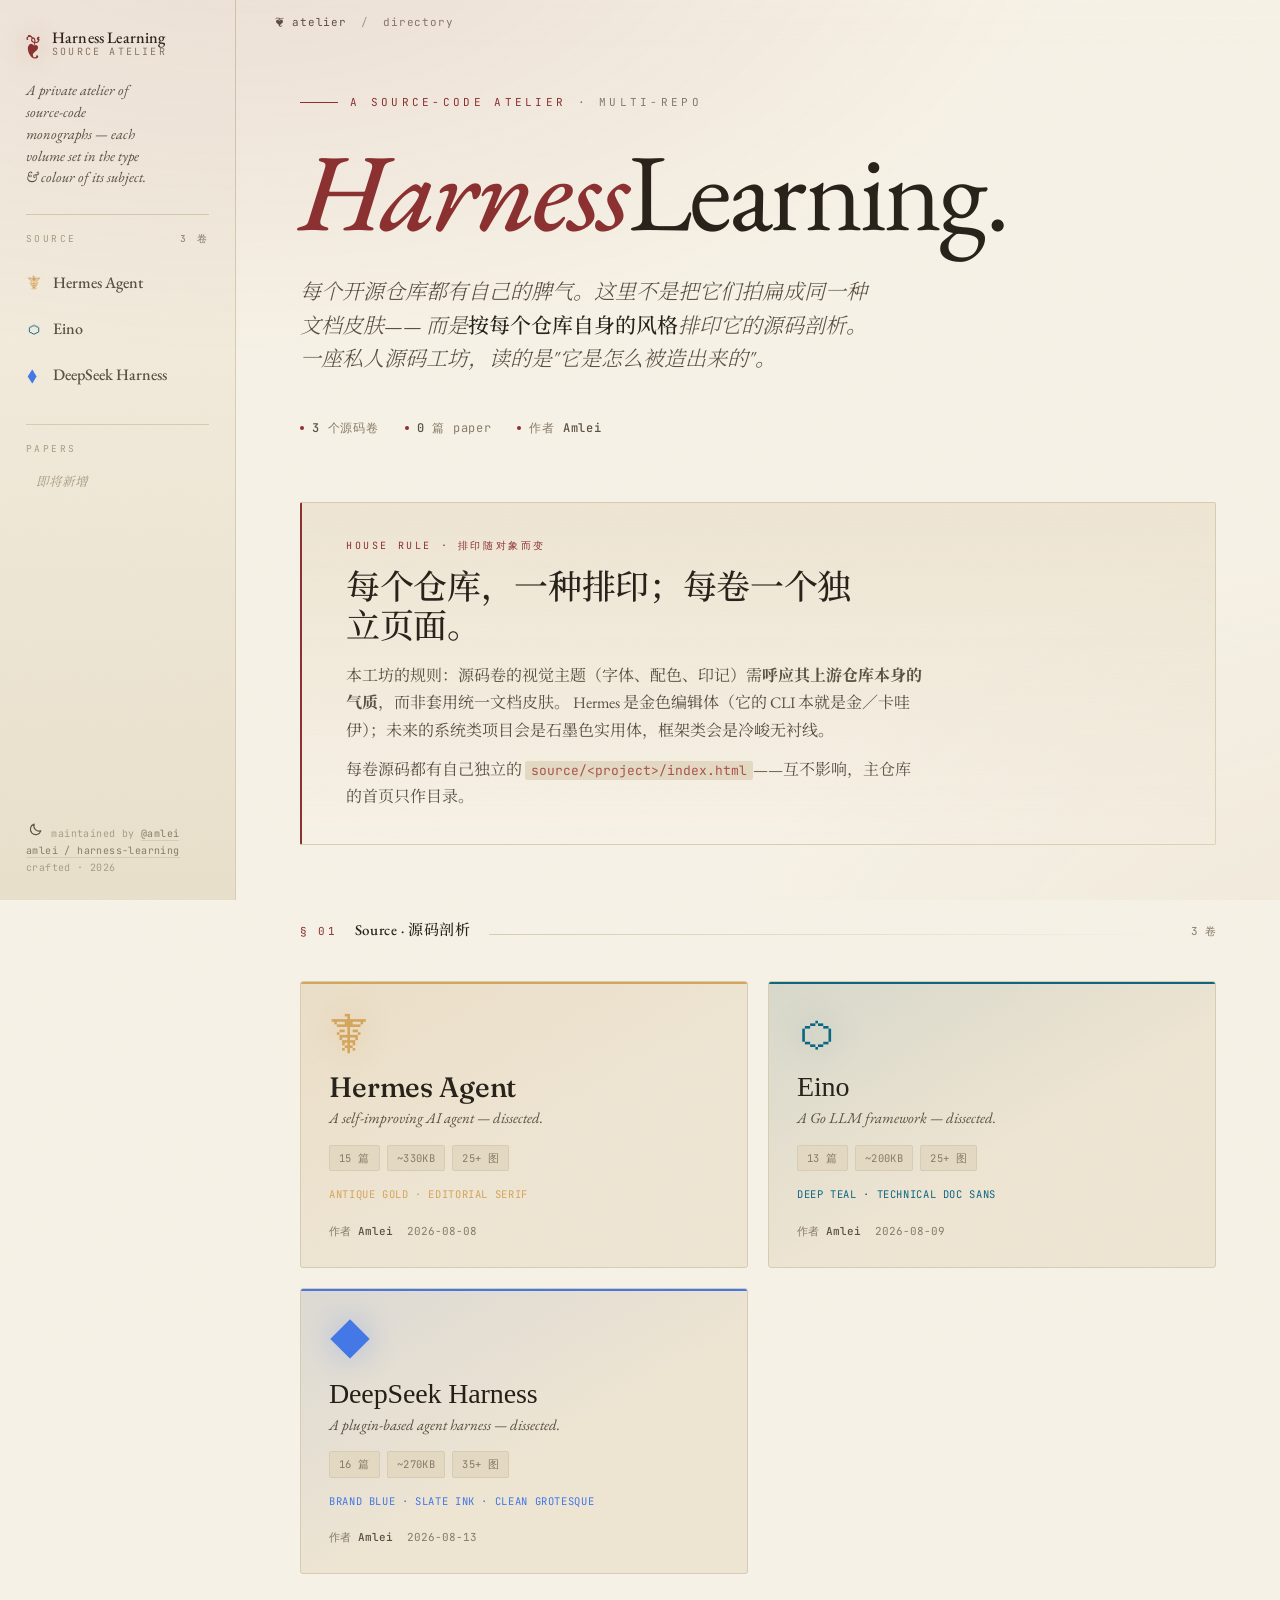
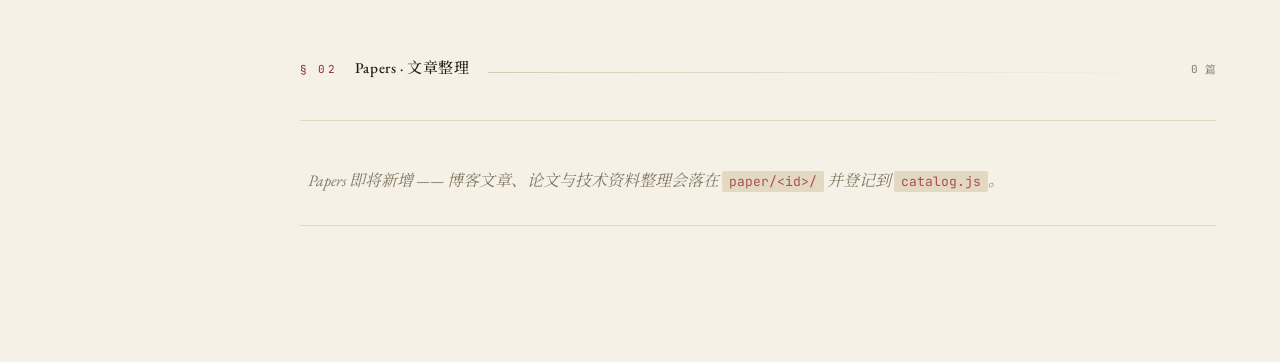
<file: index.html>
<!doctype html>
<html lang="zh-CN" data-theme="atelier">
<head>
<meta charset="utf-8" />
<meta name="viewport" content="width=device-width,initial-scale=1" />
<script>(function(){try{var s=localStorage.getItem('hl-scheme');if(!s)s=matchMedia('(prefers-color-scheme: dark)').matches?'dark':'light';if(s==='dark')document.documentElement.dataset.scheme='dark';}catch(e){}})();</script>

<title>Harness Learning — a source-code atelier</title>
<meta name="description" content="个人源码学习工坊：按开源仓库自身风格排印的源码实现剖析与文章整理。" />
<link rel="icon" href="data:image/svg+xml,%3Csvg xmlns='http://www.w3.org/2000/svg' viewBox='0 0 32 32'%3E%3Crect width='32' height='32' fill='%23f6f1e6'/%3E%3Ctext x='16' y='24' font-size='22' text-anchor='middle' fill='%238a2e2e'%3E%E2%9D%A6%3C/text%3E%3C/svg%3E" />

<!-- shared design system -->
<link rel="stylesheet" href="./reader/reader.css" />
<!-- directory data -->
<script src="./catalog.js"></script>

<link rel="preconnect" href="https://fonts.googleapis.com" />
<link rel="preconnect" href="https://fonts.gstatic.com" crossorigin />
<link href="https://fonts.googleapis.com/css2?family=EB+Garamond:ital,wght@0,400;0,500;0,600;1,400&family=Fraunces:ital,opsz,wght@0,9..144,300;0,9..144,500;0,9..144,700;0,9..144,900;1,9..144,400&family=Newsreader:ital,opsz,wght@0,6..72,400;0,6..72,500;1,6..72,400&family=Spectral:ital,wght@0,400;0,500;1,400&family=Bricolage+Grotesque:opsz,wght@12..96,500;12..96,700&family=IBM+Plex+Sans:wght@400;500&family=JetBrains+Mono:wght@400;500&family=Noto+Serif+SC:wght@400;600&display=swap" rel="stylesheet" />
</head>
<body>
<div class="scrim" id="scrim"></div>

<aside class="spine" id="spine">
  <a class="brand" href="./">
    <span class="cad">❦</span>
    <span class="bt"><b>Harness Learning</b><span>source atelier</span></span>
  </a>
  <p class="tagline">A private atelier of source-code monographs — each volume set in the type &amp; colour of its subject.</p>

  <div class="div"></div>
  <p class="label"><span>Source</span><em id="srcCount"></em></p>
  <ul class="slist" id="srcList"></ul>

  <div class="div"></div>
  <p class="label"><span>Papers</span><em id="paperCount"></em></p>
  <ul class="slist" id="paperList"></ul>

  <div class="foot">
    maintained by <a href="https://github.com/amlei" target="_blank" rel="noopener">@amlei</a><br>
    <a href="https://github.com/amlei/harness-learning" target="_blank" rel="noopener">amlei / harness-learning</a><br>
    <span style="color:var(--mute-2)">crafted · 2026</span>
  </div>
</aside>

<div class="main">
  <div class="topbar show" id="topbar">
    <button class="menu-btn" id="menuBtn">☰ index</button>
    <a href="./"><span>❦</span> atelier</a>
    <span class="sep">/</span>
    <span>directory</span>
  </div>
  <div id="view"></div>
</div>

<script>
const T = CATALOG.THEMES;
const srcList = document.getElementById('srcList');
const paperList = document.getElementById('paperList');

function buildSpine(){
  srcList.innerHTML = CATALOG.source.length
    ? CATALOG.source.map(p=>{const th=T[p.theme]||T.atelier;return `<li><a href="./source/${p.id}/"><span class="m" style="color:${th.accent}">${th.mark}</span>${p.title}<span class="dot"></span></a></li>`}).join('')
    : '<li class="empty">尚无 — 见 catalog.js</li>';
  document.getElementById('srcCount').textContent = CATALOG.source.length? CATALOG.source.length+' 卷':'';
  paperList.innerHTML = CATALOG.paper.length
    ? CATALOG.paper.map(p=>{const th=T[p.theme]||T.periodical;return `<li><a href="./paper/${p.id}/"><span class="m" style="color:${th.accent}">${th.mark}</span>${p.title}<span class="dot"></span></a></li>`}).join('')
    : '<li class="empty">即将新增</li>';
  document.getElementById('paperCount').textContent = CATALOG.paper.length? CATALOG.paper.length+' 篇':'';
}

function render(){
  const totalParts = 14 * CATALOG.source.length; // each source is its own reader; count is illustrative
  const pcards = CATALOG.source.length ? CATALOG.source.map((p,i)=>{
    const th=T[p.theme]||T.atelier;
    return `<a class="pcard stagger" style="animation-delay:${.1+i*.06}s;--pc-accent:${th.accent};--pc-display:'${th.display}'" href="./source/${p.id}/">
      <div class="m">${th.mark}</div>
      <div class="t">${p.title}</div>
      <p class="tag">${p.tagline}</p>
      <div class="charsw">${(p.statsLabel||'').split(' · ').map(k=>`<span>${k}</span>`).join('')}</div>
      <div class="char">${th.character}</div>
      <div class="footr"><span>作者 <b>${p.author}</b></span><span>${p.updated}</span><span class="go">open →</span></div>
    </a>`;
  }).join('') : '<p class="empty-note">尚无源码卷。在 <code>catalog.js</code> 添加项目，并建 <code>source/&lt;id&gt;/index.html</code>。</p>';

  const plist = CATALOG.paper.length ? CATALOG.paper.map((p,i)=>{
    const th=T[p.theme]||T.periodical;
    return `<a class="pitem stagger" style="animation-delay:${.1+i*.05}s" href="./paper/${p.id}/">
      <div class="pn">${th.mark}</div>
      <div><h4>${p.title}</h4><p>${p.blurb||''}</p></div>
      <div class="pm"><b>${p.updated}</b>${p.author||''}</div>
    </a>`;
  }).join('') : '<p class="empty-note">Papers 即将新增 —— 博客文章、论文与技术资料整理会落在 <code>paper/&lt;id&gt;/</code> 并登记到 <code>catalog.js</code>。</p>';

  document.getElementById('view').innerHTML = `
  <section class="wrap">
    <div class="hero">
      <div class="eyebrow">a source-code atelier <em>· multi-repo</em></div>
      <h1><i>Harness</i><b>Learning.</b></h1>
      <p class="lede">每个开源仓库都有自己的脾气。这里不是把它们拍扁成同一种文档皮肤——
      而是<strong>按每个仓库自身的风格</strong>排印它的源码剖析。一座私人源码工坊，读的是"它是怎么被造出来的"。</p>
      <div class="meta">
        <span class="pip"><b>${CATALOG.source.length}</b> 个源码卷</span>
        <span class="pip"><b>${CATALOG.paper.length}</b> 篇 paper</span>
        <span class="pip">作者 <b>Amlei</b></span>
      </div>
    </div>

    <div class="principle">
      <p class="pl">house rule · 排印随对象而变</p>
      <h3>每个仓库，一种排印；每卷一个独立页面。</h3>
      <p>本工坊的规则：源码卷的视觉主题（字体、配色、印记）需<strong>呼应其上游仓库本身的气质</strong>，而非套用统一文档皮肤。
      Hermes 是金色编辑体（它的 CLI 本就是金／卡哇伊）；未来的系统类项目会是石墨色实用体，框架类会是冷峻无衬线。</p>
      <p>每卷源码都有自己独立的 <code>source/&lt;project&gt;/index.html</code>——互不影响，主仓库的首页只作目录。</p>
    </div>

    <div class="section">
      <div class="shead"><span class="n">§ 01</span><h2>Source · 源码剖析</h2><span class="rule"></span><span class="count">${CATALOG.source.length} 卷</span></div>
      <div class="pcgrid">${pcards}</div>
    </div>

    <div class="section">
      <div class="shead"><span class="n">§ 02</span><h2>Papers · 文章整理</h2><span class="rule"></span><span class="count">${CATALOG.paper.length} 篇</span></div>
      <div class="plist">${plist}</div>
    </div>
  </section>`;
}

/* mobile spine */
const spine=document.getElementById('spine'),scrim=document.getElementById('scrim');
document.getElementById('menuBtn').addEventListener('click',()=>spine.classList.add('open'));
scrim.addEventListener('click',()=>{spine.classList.remove('open');scrim.classList.remove('show');});
new MutationObserver(()=>scrim.classList.toggle('show',spine.classList.contains('open'))).observe(spine,{attributes:true,attributeFilter:['class']});

/* dark/light scheme toggle (same markup/logic as reader.js) */
const SUN='<svg viewBox="0 0 24 24" fill="none" stroke="currentColor" stroke-width="1.8" stroke-linecap="round" stroke-linejoin="round" aria-hidden="true"><circle cx="12" cy="12" r="4.2"/><path d="M12 2.5v2.4M12 19.1v2.4M4.3 4.3l1.7 1.7M18 18l1.7 1.7M2.5 12h2.4M19.1 12h2.4M4.3 19.7 6 18M18 6l1.7-1.7"/></svg>';
const MOON='<svg viewBox="0 0 24 24" fill="none" stroke="currentColor" stroke-width="1.8" stroke-linecap="round" stroke-linejoin="round" aria-hidden="true"><path d="M20.6 14.2A8.6 8.6 0 0 1 9.8 3.4a8.6 8.6 0 1 0 10.8 10.8Z"/></svg>';
function schemeApply(s){
  if(s==='dark') document.documentElement.dataset.scheme='dark';
  else delete document.documentElement.dataset.scheme;
  try{ localStorage.setItem('hl-scheme', s); }catch(e){}
  document.querySelectorAll('.scheme-btn').forEach(b=>{ b.innerHTML = s==='dark'?SUN:MOON; b.title = s==='dark'?'切换到亮色':'切换到暗色'; b.setAttribute('aria-label',b.title); });
}
function schemeBtn(){
  const b=document.createElement('button'); b.className='scheme-btn'; b.type='button';
  b.addEventListener('click',()=>schemeApply(document.documentElement.dataset.scheme==='dark'?'light':'dark'));
  return b;
}
const rootSpineFoot=document.querySelector('.spine .foot');
if(rootSpineFoot) rootSpineFoot.prepend(schemeBtn());
schemeApply(document.documentElement.dataset.scheme==='dark'?'dark':'light');

buildSpine();
render();
</script>
</body>
</html>
</file>
<file: reader/reader.css>
/* ============================================================================
   Harness Learning — shared design system (reader.css)
   Themes are pure CSS via :root[data-theme="..."]. Each page sets its own
   <html data-theme="…">. No JS theming, no FOUC. Single source for colour/type.
   ============================================================================ */
:root{
  /* canvas — dark default (fallback; every page sets its own data-theme) */
  --ink:#15110c; --ink-2:#1c1812; --ink-3:#241f17; --ink-4:#2e271c;
  --ink-deep:#100c07;            /* gradient / vignette endpoint for dark themes */
  --rule:#362c1d; --rule-soft:#2a2216;
  --bone:#f1e9d8; --bone-dim:#c6b89e; --mute:#897c66; --mute-2:#5f5544;
  --code-fg:#e7c386;             /* inline-code text on a dark surface */
  --accent:#b08a5a; --accent-soft:#cda87e; --accent-deep:#7e6234; --accent-2:#7d9a8e;
  --f-display:'Fraunces','Noto Serif SC',Georgia,serif;
  --f-body:'Newsreader','Noto Serif SC',Georgia,serif;
  --f-mono:'JetBrains Mono',ui-monospace,SFMono-Regular,Menlo,monospace;
  --spine-w:236px; --measure:70ch;
}
/* ── themes ────────────────────────────────────────────────────────────── */
/* atelier — the house / root directory: LIGHT blog theme (parchment + oxblood) */
:root[data-theme="atelier"]{
  --ink:#f6f1e6; --ink-2:#ede4d2; --ink-3:#e3d9c2; --ink-deep:#e8dfca;
  --rule:#d7cbb1; --rule-soft:#e2d8c0;
  --bone:#241f17; --bone-dim:#574e3f; --mute:#857a66; --mute-2:#a99b82;
  --code-fg:#7a2727;             /* dark oxblood inline-code on light pill */
  --accent:#8a2e2e; --accent-soft:#a85050; --accent-deep:#5e1f1f; --accent-2:#2e4a6a;
  --f-display:'EB Garamond','Noto Serif SC',Georgia,serif;
  --f-body:'EB Garamond','Noto Serif SC',Georgia,serif;
  --f-mono:'JetBrains Mono',ui-monospace,SFMono-Regular,Menlo,monospace;
}
:root[data-theme="hermes"]{
  /* light monochrome, faithful to hermes-agent.nousresearch.com (white / #171717 / system sans) */
  --ink:#fcfcfa; --ink-2:#f3f3f0; --ink-3:#e9e9e6; --ink-deep:#ececea;
  --rule:#e2e2df; --rule-soft:#ebebe8;
  --bone:#171717; --bone-dim:#3f3f46; --mute:#6b6b73; --mute-2:#9b9ba2;
  --code-fg:#2a2a2a;
  --accent:#171717; --accent-soft:#3f3f46; --accent-deep:#0a0a0a; --accent-2:#52525b;
  --f-display:system-ui,-apple-system,BlinkMacSystemFont,'Segoe UI',Roboto,'Noto Sans SC',sans-serif;
  --f-body:system-ui,-apple-system,BlinkMacSystemFont,'Segoe UI',Roboto,'Noto Sans SC',sans-serif;
  --f-mono:'JetBrains Mono',ui-monospace,SFMono-Regular,Menlo,monospace;
}
:root[data-theme="periodical"]{
  --accent:#8290b8; --accent-soft:#aeb8d4; --accent-deep:#5a6692; --accent-2:#b08a5a; --code-fg:#aeb8d4;
  --f-display:'Spectral','Noto Serif SC',Georgia,serif;
  --f-body:'Spectral','Noto Serif SC',Georgia,serif;
  --f-mono:'JetBrains Mono',ui-monospace,SFMono-Regular,Menlo,monospace;
}
:root[data-theme="technical"]{
  --accent:#c7b08a; --accent-soft:#dcc6a4; --accent-deep:#8a7456; --accent-2:#7d9a8e; --code-fg:#dcc6a4;
  --f-display:'Bricolage Grotesque','Noto Sans SC',system-ui,sans-serif;
  --f-body:'IBM Plex Sans','Noto Sans SC',system-ui,sans-serif;
  --f-mono:'JetBrains Mono',ui-monospace,SFMono-Regular,Menlo,monospace;
}
:root[data-theme="eino"]{
  /* light, faithful to cloudwego.io: white canvas + deep teal (#086480) brand + Open Sans.
     Colours measured as computed styles on the live site (CSS = ground truth): hero banner
     td-box--secondary #086480, dark section/footer #024053, light cyan block #bae0eb,
     link azure #3996ec, body #222 on #fff, font "Open Sans". */
  --ink:#ffffff; --ink-2:#f5f8f9; --ink-3:#e9eff1; --ink-deep:#eef3f5;
  --rule:#dbe4e8; --rule-soft:#e7eef1;
  --bone:#222222; --bone-dim:#44545d; --mute:#687882; --mute-2:#94a3ac;
  --code-fg:#0a5468;             /* deep teal inline-code on a light pill */
  --accent:#086480; --accent-soft:#0a7c95; --accent-deep:#024053; --accent-2:#3996ec;
  --f-display:'Open Sans','Noto Sans SC',system-ui,-apple-system,sans-serif;
  --f-body:'Open Sans','Noto Sans SC',system-ui,-apple-system,sans-serif;
  --f-mono:'JetBrains Mono',ui-monospace,SFMono-Regular,Menlo,monospace;
}

:root[data-theme="dsh"]{
  /* light, faithful to deepseek.com: warm off-white canvas + slate ink + brand blue (#4176E6,
     rgb 65,118,230) accent + soft blue-grey wash, DM Sans / Host Grotesk geometric grotesques.
     Colours measured as computed styles on the live marketing site (CSS = ground truth):
     body #f9f8f8, surface #ffffff, ink #1e232c, accent #4176e6 (links), gradient rgb(156,193,231)
     blue → transparent, muted #8691a1, fonts "DM Sans"/"Host Grotesk". */
  --ink:#f9f8f8; --ink-2:#ffffff; --ink-3:#eef1f6; --ink-deep:#e7ecf3;
  --rule:#dfe4ee; --rule-soft:#eaeef5;
  --bone:#1e232c; --bone-dim:#3d4654; --mute:#6b7585; --mute-2:#8691a1;
  --code-fg:#1f4ed8;             /* brand-blue inline-code on a light pill */
  --accent:#4176e6; --accent-soft:#6993ee; --accent-deep:#2c5bc8; --accent-2:#9cc1e7;
  --f-display:'Host Grotesk','DM Sans','Noto Sans SC',system-ui,-apple-system,sans-serif;
  --f-body:'DM Sans','Host Grotesk','Noto Sans SC',system-ui,-apple-system,sans-serif;
  --f-mono:'JetBrains Mono',ui-monospace,SFMono-Regular,Menlo,monospace;
}
:root[data-theme="dsh"]{
  /* code island: light theme keeps a quiet light-grey block with dark text — matches the
     site's restrained, document-station feel; syntax tokens stay readable on it. */
  --code-bg:#f3f5f9; --code-text:#1e232c;
  --syn-keyword:#7c3aed; --syn-string:#15803d; --syn-number:#b45309; --syn-comment:#8691a1; --syn-fn:#1d4ed8;
}

/* ── dark mode: one scheme overlaid on ANY theme ──────────────────────────
   data-scheme="dark" on <html> flips the canvas/text/code variables while the
   theme keeps its brand accent + fonts. Specificity: :root[data-scheme] ties with
   :root[data-theme], so this block must come AFTER every theme block. */
:root[data-scheme="dark"]{
  --ink:#14161b; --ink-2:#1a1d24; --ink-3:#22262f; --ink-deep:#10131a;
  --rule:#323743; --rule-soft:#282c36;
  --bone:#e6e4df; --bone-dim:#b7b3ab; --mute:#837f76; --mute-2:#5d5a53;
  --code-fg:#e8c47f;             /* warm inline-code on dark pill */
}
:root[data-scheme="dark"][data-theme="atelier"],
:root[data-scheme="dark"][data-theme="hermes"],
:root[data-scheme="dark"][data-theme="eino"],
:root[data-scheme="dark"][data-theme="dsh"]{
  --code-bg:#171a20; --code-text:#e4e2dd;
  --syn-keyword:#c792ea; --syn-string:#c3e88d; --syn-number:#f78c6c; --syn-comment:#6b7a72; --syn-fn:#82aaff;
}
/* light-code themes (atelier/hermes/eino/dsh) need hljs overrides flipped in dark;
   periodical/technical/dark-fallback already carry dark code islands. */
:root[data-scheme="dark"] .prose pre code{color:var(--code-text)}
:root[data-scheme="dark"] .prose pre{border-color:var(--rule)}

/* scheme toggle button (topbar + spine foot) */
.scheme-btn{display:inline-flex;align-items:center;gap:5px;color:var(--bone-dim);cursor:pointer;background:none;border:none;padding:2px;line-height:0;font-family:inherit}
.scheme-btn:hover{color:var(--accent)}
.scheme-btn svg{width:15px;height:15px}

body,.spine,.vol,.brand .cad,a,.shead,.topbar,.pcard,.pitem,.part-head,.hero,.outline{transition:background-color .45s ease,border-color .45s ease,color .45s ease}

/* ── code-block palettes (theme-aware; overrides CDN hljs theme) ── */
:root,:root[data-theme="periodical"],:root[data-theme="technical"]{
  --code-bg:#14110d; --code-text:#e8e0d0;
  --syn-keyword:#c792ea; --syn-string:#c3e88d; --syn-number:#f78c6c; --syn-comment:#6b7a72; --syn-fn:#82aaff;
}
:root[data-theme="atelier"],:root[data-theme="hermes"],:root[data-theme="eino"]{
  --code-bg:#f6f5f2; --code-text:#2a2a2a;
  --syn-keyword:#923a8a; --syn-string:#3a6a3a; --syn-number:#a05a1a; --syn-comment:#978a74; --syn-fn:#2e508a;
}
*{box-sizing:border-box}
html{scroll-behavior:smooth}
body{margin:0;background:var(--ink);color:var(--bone);font-family:var(--f-body);font-size:18px;line-height:1.75;-webkit-font-smoothing:antialiased;text-rendering:optimizeLegibility;font-feature-settings:"kern","liga","onum";overflow-x:hidden}
body::before{content:"";position:fixed;inset:0;z-index:9999;pointer-events:none;background:radial-gradient(120% 90% at 18% -10%,color-mix(in srgb,var(--accent) 10%,transparent),transparent 55%),radial-gradient(110% 120% at 110% 120%,color-mix(in srgb,var(--ink-deep) 55%,transparent),transparent 50%)}
body::after{content:"";position:fixed;inset:-50%;z-index:9998;pointer-events:none;opacity:.04;background-image:url("data:image/svg+xml;utf8,<svg xmlns='http://www.w3.org/2000/svg' width='220' height='220'><filter id='n'><feTurbulence type='fractalNoise' baseFrequency='0.9' numOctaves='2' stitchTiles='stitch'/><feColorMatrix values='0 0 0 0 0.95 0 0 0 0 0.9 0 0 0 0 0.8 0 0 0 1 0'/></filter><rect width='100%25' height='100%25' filter='url(%23n)'/></svg>");animation:drift 18s steps(6) infinite}
@keyframes drift{0%{transform:translate(0,0)}100%{transform:translate(-40px,-30px)}}
::selection{background:color-mix(in srgb,var(--accent) 85%,transparent);color:var(--ink)}
@keyframes rise{from{opacity:0;transform:translateY(16px)}to{opacity:1;transform:none}}
.stagger{opacity:0;animation:rise .7s cubic-bezier(.2,.8,.2,1) forwards}

/* ── spine ── */
.spine{position:fixed;inset:0 auto 0 0;width:var(--spine-w);z-index:100;display:flex;flex-direction:column;padding:30px 26px 24px;border-right:1px solid var(--rule);background:linear-gradient(180deg,var(--ink),var(--ink-deep))}
.brand{display:flex;align-items:center;gap:12px;text-decoration:none;color:var(--bone)}
.brand .cad{font-family:var(--f-display);font-size:26px;color:var(--accent);line-height:1;filter:drop-shadow(0 0 14px color-mix(in srgb,var(--accent) 40%,transparent));transition:transform .6s cubic-bezier(.2,.8,.2,1)}
.brand:hover .cad{transform:rotate(-8deg) scale(1.06)}
.brand .bt{display:flex;flex-direction:column;line-height:1.05}
.brand .bt b{font-family:var(--f-display);font-weight:500;font-size:16px;letter-spacing:.01em}
.brand .bt span{font-family:var(--f-mono);font-size:10px;letter-spacing:.22em;text-transform:uppercase;color:var(--mute)}
.spine .tagline{margin:22px 0 0;font-family:var(--f-display);font-style:italic;font-weight:300;font-size:14.5px;color:var(--bone-dim);line-height:1.5;max-width:18ch}
.spine .div{height:1px;background:var(--rule);margin:26px 0 16px}
.spine .label{font-family:var(--f-mono);font-size:9.5px;letter-spacing:.26em;text-transform:uppercase;color:var(--mute-2);margin:0 0 12px;display:flex;justify-content:space-between}
.spine .label em{font-style:normal;color:var(--mute)}
.slist{list-style:none;margin:0;padding:0}
.slist li a{display:flex;align-items:baseline;gap:10px;text-decoration:none;color:var(--bone-dim);padding:8px 10px;margin:0 -10px;border-radius:4px;font-family:var(--f-display);font-size:16px;font-weight:500;border:1px solid transparent;transition:.25s}
.slist li a .m{font-size:15px;color:var(--accent);width:16px;display:inline-block}
.slist li a:hover{color:var(--bone);background:color-mix(in srgb,var(--accent) 7%,transparent)}
.slist li a.active{color:var(--accent-soft);border-color:var(--rule);background:linear-gradient(90deg,color-mix(in srgb,var(--accent) 8%,transparent),transparent)}
.slist li a.active .m{color:var(--accent)}
.slist li a .dot{width:5px;height:5px;border-radius:50%;background:var(--accent);margin-left:auto;opacity:0;transition:.3s}
.slist li a.active .dot{opacity:1}
.slist li.empty{color:var(--mute-2);font-style:italic;font-size:12.5px;font-family:var(--f-body);padding:2px 10px}
.back-link{display:inline-flex;align-items:center;gap:7px;font-family:var(--f-mono);font-size:10.5px;letter-spacing:.18em;text-transform:uppercase;color:var(--mute);text-decoration:none;margin:4px 0 0;padding:6px 10px;margin-left:-10px;border:1px solid var(--rule);border-radius:3px;transition:.25s}
.back-link:hover{color:var(--accent);border-color:var(--accent)}
.spine .foot{margin-top:auto;font-family:var(--f-mono);font-size:10px;color:var(--mute-2);line-height:1.7;letter-spacing:.04em}
.spine .foot a{color:var(--mute);text-decoration:none;border-bottom:1px solid var(--rule)}
.spine .foot a:hover{color:var(--accent)}
#volToc{font-family:var(--f-mono);font-size:11.5px;line-height:1.9;color:var(--mute)}
#volToc a{color:var(--mute);text-decoration:none}
#volToc a:hover{color:var(--accent-soft)}

/* ── main / topbar ── */
.main{margin-left:var(--spine-w);min-height:100vh}
.topbar{position:fixed;top:0;left:var(--spine-w);right:0;height:46px;z-index:90;display:flex;align-items:center;gap:14px;padding:0 38px;background:linear-gradient(180deg,color-mix(in srgb,var(--ink) 92%,transparent),color-mix(in srgb,var(--ink) 55%,transparent) 70%,transparent);backdrop-filter:blur(6px);font-family:var(--f-mono);font-size:11px;color:var(--mute);letter-spacing:.08em;opacity:0;pointer-events:none;transition:opacity .35s}
.topbar.show{opacity:1;pointer-events:auto}
.topbar a{color:var(--bone-dim);text-decoration:none;display:inline-flex;align-items:center;gap:6px}
.topbar a:hover{color:var(--accent)}
.topbar .sep{color:var(--mute-2)}
.topbar .progress{margin-left:auto;width:120px;height:2px;background:var(--rule);position:relative;overflow:hidden}
.topbar .progress i{position:absolute;inset:0;width:0;background:linear-gradient(90deg,var(--accent-deep),var(--accent));transition:width .12s linear}
.topbar .gh-link{margin-left:14px;color:var(--bone-dim);display:inline-flex;align-items:center;line-height:0}
.topbar .gh-link:hover{color:var(--accent)}

/* ── section heading ── */
.shead{display:flex;align-items:baseline;gap:18px;margin:0 0 38px}
.shead .n{font-family:var(--f-mono);font-size:11px;color:var(--accent);letter-spacing:.2em}
.shead h2{font-family:var(--f-display);font-weight:500;font-size:15px;letter-spacing:.04em;margin:0;color:var(--bone)}
.shead .rule{flex:1;height:1px;background:linear-gradient(90deg,var(--rule),transparent)}
.shead .count{font-family:var(--f-mono);font-size:11px;color:var(--mute)}
.section+.section{margin-top:clamp(64px,9vh,110px)}

/* ── wrap ── */
.wrap{max-width:1180px;margin:0 auto;padding:clamp(70px,9vh,120px) clamp(28px,5vw,76px) 120px}

/* ── hero ── */
.hero{position:relative;margin-bottom:clamp(48px,7vh,80px)}
.hero .eyebrow{display:inline-flex;align-items:center;gap:12px;font-family:var(--f-mono);font-size:11px;letter-spacing:.3em;text-transform:uppercase;color:var(--accent);margin-bottom:30px;opacity:0;animation:rise .8s .05s cubic-bezier(.2,.8,.2,1) forwards}
.hero .eyebrow::before{content:"";width:38px;height:1px;background:var(--accent)}
.hero .eyebrow em{font-style:normal;color:var(--mute)}
.hero h1{font-family:var(--f-display);font-weight:300;font-variation-settings:"opsz" 144;font-size:clamp(54px,8.6vw,138px);line-height:.9;letter-spacing:-.025em;margin:0 0 10px;color:var(--bone)}
.hero h1 i{font-style:italic;font-weight:500;color:var(--accent)}
.hero h1 b{font-weight:300}
.hero .lede{max-width:58ch;margin:34px 0 0;font-size:21px;line-height:1.6;color:var(--bone-dim);font-family:var(--f-display);font-weight:300;font-style:italic}
.hero .lede strong{font-style:normal;font-weight:500;color:var(--bone)}
.hero .meta{display:flex;flex-wrap:wrap;gap:10px 26px;margin-top:42px;font-family:var(--f-mono);font-size:12px;color:var(--mute);letter-spacing:.06em;opacity:0;animation:rise .8s .55s cubic-bezier(.2,.8,.2,1) forwards}
.hero .meta b{color:var(--bone-dim);font-weight:500}
.hero .meta .pip{display:inline-flex;align-items:center;gap:8px}
.hero .meta .pip::before{content:"";width:4px;height:4px;background:var(--accent);border-radius:50%}

/* ── principle callout ── */
.principle{margin:clamp(40px,6vh,64px) 0 clamp(56px,8vh,90px);padding:34px clamp(24px,4vw,44px);border:1px solid var(--rule);border-left:2px solid var(--accent);background:linear-gradient(180deg,var(--ink-2),transparent);border-radius:2px}
.principle .pl{font-family:var(--f-mono);font-size:10px;letter-spacing:.26em;text-transform:uppercase;color:var(--accent);margin:0 0 14px}
.principle h3{font-family:var(--f-display);font-weight:500;font-size:clamp(24px,3vw,34px);line-height:1.15;margin:0 0 16px;color:var(--bone);max-width:30ch;letter-spacing:-.01em}
.principle p{margin:0;color:var(--bone-dim);font-size:16px;line-height:1.7;max-width:72ch}
.principle p+p{margin-top:12px}
.principle code{font-family:var(--f-mono);font-size:13px;color:var(--accent-soft);background:var(--ink-3);padding:1px 6px;border-radius:2px}

/* ── project cards ── */
.pcgrid{display:grid;grid-template-columns:repeat(auto-fill,minmax(320px,1fr));gap:20px}
.pcard{position:relative;text-decoration:none;color:inherit;padding:30px 28px 26px;border:1px solid var(--rule);border-radius:3px;overflow:hidden;background:var(--ink-2);transition:transform .4s cubic-bezier(.2,.8,.2,1),border-color .35s,background .35s}
.pcard::before{content:"";position:absolute;inset:0;background:linear-gradient(150deg,color-mix(in srgb,var(--pc-accent) 14%,transparent),transparent 55%);opacity:.7;transition:opacity .4s}
.pcard::after{content:"";position:absolute;left:0;right:0;top:0;height:2px;background:var(--pc-accent)}
.pcard:hover{transform:translateY(-4px);border-color:color-mix(in srgb,var(--pc-accent) 50%,var(--rule))}
.pcard:hover::before{opacity:1}
.pcard .m{position:relative;font-family:var(--pc-display);font-size:42px;color:var(--pc-accent);line-height:1;filter:drop-shadow(0 0 16px color-mix(in srgb,var(--pc-accent) 40%,transparent))}
.pcard .t{position:relative;font-family:var(--pc-display);font-weight:500;font-size:28px;line-height:1.1;margin:18px 0 4px;color:var(--bone);letter-spacing:-.005em}
.pcard .tag{position:relative;font-family:var(--f-display);font-style:italic;font-size:15px;color:var(--bone-dim);line-height:1.45;margin:0 0 16px;max-width:34ch}
.pcard .charsw{position:relative;display:flex;flex-wrap:wrap;gap:7px;margin-bottom:14px}
.pcard .charsw span{font-family:var(--f-mono);font-size:10.5px;letter-spacing:.04em;color:var(--mute);padding:3px 9px;border:1px solid var(--rule);border-radius:2px;background:var(--ink-3)}
.pcard .char{position:relative;font-family:var(--f-mono);font-size:10.5px;letter-spacing:.06em;color:var(--pc-accent);text-transform:uppercase;margin:0 0 18px}
.pcard .footr{position:relative;display:flex;align-items:center;gap:14px;font-family:var(--f-mono);font-size:11px;color:var(--mute)}
.pcard .footr b{color:var(--bone-dim);font-weight:500}
.pcard .footr .go{margin-left:auto;color:var(--pc-accent);opacity:0;transform:translateX(-6px);transition:.35s}
.pcard:hover .footr .go{opacity:1;transform:none}

/* ── paper list ── */
.plist{border-top:1px solid var(--rule-soft)}
.pitem{display:grid;grid-template-columns:auto 1fr auto;gap:24px;align-items:baseline;padding:24px 8px;border-bottom:1px solid var(--rule-soft);text-decoration:none;color:inherit;transition:background .3s,padding .3s;position:relative}
.pitem::before{content:"";position:absolute;left:0;top:0;bottom:0;width:2px;background:var(--accent);transform:scaleY(0);transform-origin:top;transition:transform .4s cubic-bezier(.2,.8,.2,1)}
.pitem:hover{background:linear-gradient(90deg,color-mix(in srgb,var(--accent) 5%,transparent),transparent 60%);padding-left:22px}
.pitem:hover::before{transform:scaleY(1)}
.pitem .pn{font-family:var(--f-display);font-style:italic;font-size:34px;color:var(--mute-2);line-height:1}
.pitem h4{font-family:var(--f-display);font-weight:500;font-size:22px;margin:0 0 6px;color:var(--bone)}
.pitem p{margin:0;color:var(--bone-dim);font-size:15px;line-height:1.5;max-width:62ch}
.pitem .pm{font-family:var(--f-mono);font-size:11px;color:var(--mute);text-align:right;white-space:nowrap}
.pitem .pm b{display:block;color:var(--bone-dim)}
.empty-note{padding:30px 8px;border-bottom:1px solid var(--rule-soft);color:var(--mute);font-family:var(--f-display);font-style:italic;font-size:16px}
.empty-note code{font-family:var(--f-mono);font-style:normal;font-size:13px;color:var(--accent-soft);background:var(--ink-3);padding:2px 7px;border-radius:2px}

/* ── project cover (standalone reader home) ── */
.proj-head{position:relative;margin-bottom:64px;padding-bottom:34px;border-bottom:1px solid var(--rule)}
.proj-head .pmark{font-family:var(--f-display);font-size:clamp(64px,11vw,140px);line-height:.85;color:var(--accent);text-shadow:0 0 60px color-mix(in srgb,var(--accent) 25%,transparent)}
.proj-head .pkw{font-family:var(--f-mono);font-size:11px;letter-spacing:.2em;text-transform:uppercase;color:var(--mute);margin:18px 0 6px}
.proj-head h1{font-family:var(--f-display);font-weight:500;font-size:clamp(40px,6vw,82px);line-height:1;letter-spacing:-.02em;margin:0;color:var(--bone)}
.proj-head h1 i{font-style:italic;font-weight:300;color:var(--accent)}
.proj-head .blurb{max-width:64ch;margin:24px 0 0;font-size:18px;line-height:1.65;color:var(--bone-dim)}
.proj-head .auth{display:flex;flex-wrap:wrap;gap:10px 24px;margin-top:26px;font-family:var(--f-mono);font-size:12px;color:var(--mute)}
.proj-head .auth b{color:var(--bone-dim);font-weight:500}
.proj-head .auth a{color:var(--accent);text-decoration:none;border-bottom:1px solid var(--rule)}

/* ── catalog vols ── */
.toc{display:grid;grid-template-columns:1fr;gap:0;border-top:1px solid var(--rule-soft)}
.vol{display:grid;grid-template-columns:120px 1fr auto;gap:34px;align-items:start;padding:30px 8px;border-bottom:1px solid var(--rule-soft);text-decoration:none;color:inherit;position:relative;transition:background .35s,padding .35s}
.vol::before{content:"";position:absolute;left:0;top:0;bottom:0;width:2px;background:var(--accent);transform:scaleY(0);transform-origin:top;transition:transform .4s cubic-bezier(.2,.8,.2,1)}
.vol:hover{background:linear-gradient(90deg,color-mix(in srgb,var(--accent) 5%,transparent),transparent 60%);padding-left:22px}
.vol:hover::before{transform:scaleY(1)}
.vol .numeral{font-family:var(--f-display);font-weight:300;font-style:italic;font-size:62px;line-height:.85;color:var(--mute-2);font-variation-settings:"opsz" 144;transition:color .35s}
.vol:hover .numeral{color:var(--accent)}
.vol .numeral .sub{display:block;font-family:var(--f-mono);font-style:normal;font-size:10px;letter-spacing:.18em;color:var(--mute-2);margin-top:10px}
.vol .body h3{font-family:var(--f-display);font-weight:500;font-size:27px;line-height:1.15;margin:6px 0 10px;color:var(--bone);letter-spacing:-.005em}
.vol .body p{margin:0;color:var(--bone-dim);font-size:16px;line-height:1.55;max-width:62ch}
.vol .body .kw{margin-top:14px;display:flex;flex-wrap:wrap;gap:7px}
.vol .body .kw span{font-family:var(--f-mono);font-size:10.5px;letter-spacing:.04em;color:var(--mute);padding:3px 9px;border:1px solid var(--rule);border-radius:2px;background:var(--ink-2)}
.vol .size{font-family:var(--f-mono);font-size:11px;color:var(--mute-2);letter-spacing:.08em;text-align:right;white-space:nowrap;padding-top:14px}
.vol .size b{display:block;color:var(--bone-dim);font-weight:500;font-size:13px}
.vol .size .arrow{margin-top:8px;color:var(--accent);opacity:0;transform:translateX(-6px);transition:.35s}
.vol:hover .size .arrow{opacity:1;transform:none}

/* ── reading layout: left-anchored column + right "on this page" rail ── */
.read-layout{display:grid;grid-template-columns:minmax(0,1fr) 220px;gap:56px;max-width:1180px;margin:0 auto;padding:clamp(54px,7vh,86px) clamp(28px,4vw,52px) 140px;align-items:start}
.reader{min-width:0}

.part-head{margin-bottom:44px;padding-bottom:22px;border-bottom:1px solid var(--rule)}
.part-eyebrow{font-family:var(--f-mono);font-size:11px;letter-spacing:.22em;text-transform:uppercase;color:var(--accent);margin-bottom:14px}
.part-head h1{font-family:var(--f-display);font-weight:500;font-size:clamp(30px,4vw,46px);line-height:1.12;letter-spacing:-.01em;margin:0;color:var(--bone);max-width:22ch}
.part-head .auth{display:flex;flex-wrap:wrap;gap:8px 22px;margin-top:18px;font-family:var(--f-mono);font-size:11.5px;color:var(--mute)}
.part-head .auth b{color:var(--bone-dim);font-weight:500}
.part-head .auth a{color:var(--accent);text-decoration:none;border-bottom:1px solid var(--rule)}

/* prose: body text at a calm measure, code/tables/diagrams span the column */
.prose{font-size:17.5px;line-height:1.85;color:var(--bone)}
.prose>*+*{margin-top:1.4em}
.prose p,.prose ul,.prose ol,.prose blockquote,.prose h2,.prose h3,.prose h4{max-width:72ch}
.prose h1{display:none}
.prose h2{font-family:var(--f-display);font-weight:500;font-size:clamp(25px,3vw,33px);line-height:1.18;letter-spacing:-.005em;margin:2.4em 0 .5em;color:var(--bone);scroll-margin-top:78px;position:relative}
.prose h2::before{content:"§";position:absolute;left:-1.05em;color:var(--accent);opacity:.5;font-weight:300}
.prose h3{font-family:var(--f-display);font-weight:500;font-size:21px;margin:2em 0 .35em;color:var(--accent);scroll-margin-top:78px}
.prose h4{font-family:var(--f-display);font-weight:600;font-size:17.5px;color:var(--bone);margin:1.6em 0 .2em}
.prose p{margin:0;hyphens:auto;orphans:3;widows:3}
.prose strong{color:var(--bone);font-weight:600}
.prose em{font-style:italic;color:var(--bone-dim)}
.prose a{color:var(--accent);text-decoration:none;border-bottom:1px solid color-mix(in srgb,var(--accent) 40%,transparent);transition:.2s}
.prose a:hover{color:var(--accent-deep);border-color:var(--accent)}
.prose code{font-family:var(--f-mono);font-size:.84em;color:var(--code-fg);background:var(--ink-3);padding:.12em .42em;border-radius:3px;border:1px solid var(--rule-soft)}
/* code blocks: calm dark island, full column width, lang label + copy */
.prose pre{position:relative;font-family:var(--f-mono);font-size:13.5px;line-height:1.65;background:var(--code-bg);color:var(--code-text);border:1px solid var(--rule);border-radius:6px;padding:30px 18px 16px;margin:1.8em 0;width:100%;max-width:none;overflow-x:auto}
.prose pre code{background:none;border:none;padding:0;color:var(--code-text);font-size:inherit}
.prose pre code .hljs-keyword{color:var(--syn-keyword)}
.prose pre code .hljs-string,.prose pre code .hljs-meta-string{color:var(--syn-string)}
.prose pre code .hljs-number,.prose pre code .hljs-literal{color:var(--syn-number)}
.prose pre code .hljs-comment{color:var(--syn-comment);font-style:italic}
.prose pre code .hljs-title,.prose pre code .hljs-function .hljs-title,.prose pre code .hljs-name{color:var(--syn-fn)}
.prose pre[data-lang]::before{content:attr(data-lang);position:absolute;top:7px;left:14px;font-family:var(--f-mono);font-size:10px;letter-spacing:.12em;text-transform:uppercase;color:color-mix(in srgb,var(--code-text) 40%,transparent)}
.code-copy{position:absolute;top:5px;right:8px;font-family:var(--f-mono);font-size:10.5px;color:color-mix(in srgb,var(--code-text) 60%,transparent);background:color-mix(in srgb,var(--code-text) 8%,transparent);border:1px solid color-mix(in srgb,var(--code-text) 14%,transparent);padding:2px 9px;border-radius:4px;cursor:pointer;opacity:0;transition:opacity .2s,color .2s}
.prose pre:hover .code-copy{opacity:1}
.code-copy:hover{color:var(--code-text);background:color-mix(in srgb,var(--code-text) 16%,transparent)}
.prose blockquote{margin:1.8em 0;padding:6px 0 6px 24px;border-left:3px solid var(--accent);color:var(--bone-dim);font-family:var(--f-display);font-style:italic;font-size:1.02em;background:linear-gradient(90deg,color-mix(in srgb,var(--accent) 6%,transparent),transparent 70%)}
.prose blockquote p{margin:.3em 0}
.prose ul,.prose ol{margin:1.2em 0;padding-left:1.5em}
.prose li{margin:.4em 0}
.prose ul li::marker{color:var(--accent)}
.prose ol li::marker{color:var(--accent);font-family:var(--f-mono);font-size:.85em}
.prose hr{border:none;height:1px;background:linear-gradient(90deg,transparent,var(--rule) 20%,var(--rule) 80%,transparent);margin:3em 0;width:100%;max-width:none}
.prose table{width:100%;max-width:none;border-collapse:collapse;margin:1.8em 0;font-size:14.5px;display:block;overflow-x:auto}
.prose th,.prose td{border-bottom:1px solid var(--rule);padding:9px 14px;text-align:left;vertical-align:top}
.prose th{font-family:var(--f-display);font-weight:600;color:var(--accent);font-size:13.5px;white-space:nowrap}
.prose td code{font-size:.82em;white-space:nowrap}
/* mermaid: theme-blended surface, click-to-zoom */
.prose .mermaid{margin:2em 0;padding:22px;background:var(--ink-3);border:1px solid var(--rule);border-radius:6px;text-align:center;width:100%;max-width:none;overflow-x:auto}
.prose .mermaid.zoomable{cursor:zoom-in}
.prose .mermaid svg{max-width:100%;height:auto}
.prose .mermaid-error{font-family:var(--f-mono);font-size:12px;color:#bb6253;padding:18px}

.partnav{display:flex;justify-content:space-between;gap:24px;margin-top:96px;padding-top:30px;border-top:1px solid var(--rule)}
.partnav a{text-decoration:none;color:var(--bone-dim);max-width:46%;padding:14px 18px;border:1px solid var(--rule);border-radius:4px;transition:.25s;display:flex;flex-direction:column;gap:5px}
.partnav a:hover{border-color:var(--accent);color:var(--bone);background:color-mix(in srgb,var(--accent) 5%,transparent)}
.partnav a .dir{font-family:var(--f-mono);font-size:10px;letter-spacing:.2em;color:var(--accent);text-transform:uppercase}
.partnav a .ttl{font-family:var(--f-display);font-size:17px;font-weight:500}
.partnav a.next{margin-left:auto;text-align:right}
.partnav .phantom{visibility:hidden}

/* right "on this page" rail + scroll-spy */
.toc-rail{position:sticky;top:80px;align-self:start;font-size:13px;max-height:calc(100vh - 100px);overflow:auto}
.toc-rail-inner{border-left:1px solid var(--rule);padding-left:16px}
.rail-label{font-family:var(--f-mono);font-size:10px;letter-spacing:.22em;text-transform:uppercase;color:var(--mute);margin:0 0 12px}
#railList{list-style:none;margin:0;padding:0}
#railList li{margin:0}
#railList a{display:block;color:var(--mute);text-decoration:none;padding:5px 0 5px 0;line-height:1.4;font-size:12.5px;border:none;transition:color .2s}
#railList a:hover{color:var(--bone-dim)}
#railList a.active{color:var(--accent);font-weight:600}
#railList li.lvl3 a{padding-left:14px;font-size:12px;color:var(--mute-2)}

/* mermaid lightbox */
.lightbox{position:fixed;inset:0;z-index:10000;background:rgba(8,7,5,.9);display:none;align-items:center;justify-content:center}
.lightbox.show{display:flex}
.lightbox .lb-stage{display:flex;align-items:center;justify-content:center;width:100%;height:100%;cursor:grab;overflow:hidden}
.lightbox .lb-stage>svg{transform-origin:center center;max-width:92vw;max-height:84vh;width:auto;height:auto;background:var(--ink-3);padding:18px;box-sizing:content-box;border-radius:8px;filter:drop-shadow(0 14px 50px rgba(0,0,0,.5))}
.lightbox .lb-close{position:absolute;top:16px;right:22px;font-size:32px;line-height:1;color:#fff;background:none;border:0;cursor:pointer;opacity:.65}
.lightbox .lb-close:hover{opacity:1}
.lightbox .lb-hint{position:absolute;bottom:18px;left:0;right:0;text-align:center;font-family:var(--f-mono);font-size:11px;color:rgba(255,255,255,.45);letter-spacing:.05em}

.load{display:flex;flex-direction:column;align-items:center;justify-content:center;min-height:60vh;gap:18px;color:var(--mute)}
.load .cad{font-family:var(--f-display);font-size:42px;color:var(--accent);animation:spin 3s ease-in-out infinite}
@keyframes spin{0%,100%{transform:rotate(0)}50%{transform:rotate(180deg)}}
.load .t{font-family:var(--f-mono);font-size:12px;letter-spacing:.2em;text-transform:uppercase}

/* ── responsive ── */
.menu-btn{display:none}
@media(max-width:1180px){
  .read-layout{grid-template-columns:1fr;max-width:860px}
  .toc-rail{display:none}
}
@media(max-width:980px){
  :root{--spine-w:0px}
  .spine{width:280px;transform:translateX(-100%);transition:transform .35s cubic-bezier(.2,.8,.2,1);box-shadow:30px 0 80px rgba(0,0,0,.6)}
  .spine.open{transform:none}
  .topbar{left:0;padding:0 20px}
  .menu-btn{display:inline-flex;align-items:center;gap:8px;background:none;border:1px solid var(--rule);color:var(--bone-dim);font-family:var(--f-mono);font-size:11px;letter-spacing:.12em;padding:6px 12px;border-radius:3px;cursor:pointer}
  .menu-btn:hover{color:var(--accent);border-color:var(--accent)}
  .scrim{position:fixed;inset:0;background:rgba(0,0,0,.5);z-index:99;opacity:0;pointer-events:none;transition:.3s}
  .scrim.show{opacity:1;pointer-events:auto}
}
@media(max-width:640px){
  body{font-size:17px}
  .vol,.pitem{grid-template-columns:64px 1fr;gap:18px}
  .vol .numeral,.pitem .pn{font-size:40px}
  .vol .size,.pitem .pm{display:none}
  .wrap,.read-layout{padding-left:22px;padding-right:22px}
  .hero h1{font-size:54px}
  .pcard{padding:24px 22px}
}
</file>
